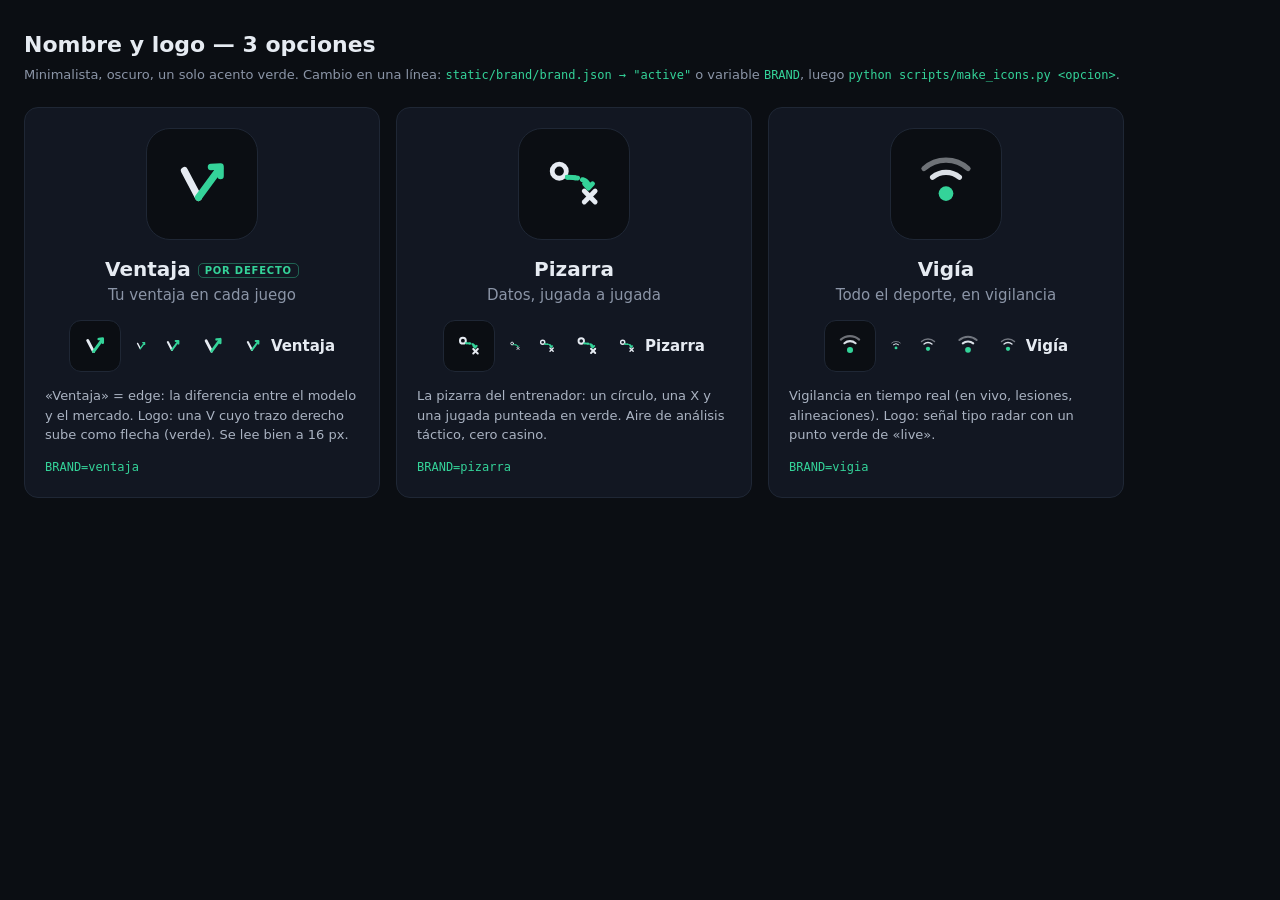
<file: static/brand/options.html>
<!doctype html><html lang="es"><meta charset="utf-8"><meta name="viewport" content="width=device-width,initial-scale=1"><title>Opciones de nombre y logo</title>
<style>*{box-sizing:border-box}body{margin:0;background:#0b0e13;color:#e6ebf2;font:15px/1.5 -apple-system,system-ui,Segoe UI,Roboto,sans-serif;padding:28px 24px}
h1{font-size:22px;margin:0 0 4px}.sub{color:#8b95a7;margin:0 0 22px;font-size:13px}
.grid{display:grid;grid-template-columns:repeat(3,1fr);gap:16px;max-width:1100px}@media(max-width:900px){.grid{grid-template-columns:1fr}}
.opt{background:#121722;border:1px solid #1f2735;border-radius:14px;padding:20px}
.big{width:112px;height:112px;margin:0 auto 14px;background:#0b0e13;border-radius:24px;padding:14px;border:1px solid #1f2735}.big svg,.icon svg,.sm svg{width:100%;height:100%;display:block}
.nm{font-size:20px;font-weight:700;text-align:center}.tag{font-size:10px;letter-spacing:.08em;color:#34d399;border:1px solid #34d39966;border-radius:5px;padding:1px 6px;vertical-align:middle}
.tg{color:#8b95a7;text-align:center;margin-bottom:14px}.row{display:flex;align-items:center;gap:12px;justify-content:center;margin:10px 0 14px;flex-wrap:wrap}
.icon{width:52px;height:52px;border-radius:12px;padding:8px;border:1px solid #1f2735}.sm{display:inline-block}.hd{display:flex;align-items:center;gap:6px}
p{color:#aab3c2;font-size:13px;margin:0 0 10px}code{color:#34d399;font-size:12px}</style>
<h1>Nombre y logo — 3 opciones</h1><p class="sub">Minimalista, oscuro, un solo acento verde. Cambio en una línea: <code>static/brand/brand.json → "active"</code> o variable <code>BRAND</code>, luego <code>python scripts/make_icons.py &lt;opcion&gt;</code>.</p>
<div class="grid"><section class="opt"><div class="big"><svg xmlns="http://www.w3.org/2000/svg" viewBox="0 0 512 512" fill="none" stroke-linecap="round" stroke-linejoin="round"><g stroke-width="44"><path d="M146 172 L234 340" stroke="#e6ebf2"/><path d="M234 340 L366 160" stroke="#34d399"/></g><path d="M312 150 L372 146 L372 206" stroke="#34d399" stroke-width="40"/></svg></div>
<div class="nm">Ventaja <span class="tag">POR DEFECTO</span></div><div class="tg">Tu ventaja en cada juego</div>
<div class="row"><div class="icon" style="background:#0b0e13"><svg xmlns="http://www.w3.org/2000/svg" viewBox="0 0 512 512" fill="none" stroke-linecap="round" stroke-linejoin="round"><g stroke-width="44"><path d="M146 172 L234 340" stroke="#e6ebf2"/><path d="M234 340 L366 160" stroke="#34d399"/></g><path d="M312 150 L372 146 L372 206" stroke="#34d399" stroke-width="40"/></svg></div><span class="sm" style="width:16px;height:16px"><svg xmlns="http://www.w3.org/2000/svg" viewBox="0 0 512 512" fill="none" stroke-linecap="round" stroke-linejoin="round"><g stroke-width="44"><path d="M146 172 L234 340" stroke="#e6ebf2"/><path d="M234 340 L366 160" stroke="#34d399"/></g><path d="M312 150 L372 146 L372 206" stroke="#34d399" stroke-width="40"/></svg></span><span class="sm" style="width:24px;height:24px"><svg xmlns="http://www.w3.org/2000/svg" viewBox="0 0 512 512" fill="none" stroke-linecap="round" stroke-linejoin="round"><g stroke-width="44"><path d="M146 172 L234 340" stroke="#e6ebf2"/><path d="M234 340 L366 160" stroke="#34d399"/></g><path d="M312 150 L372 146 L372 206" stroke="#34d399" stroke-width="40"/></svg></span><span class="sm" style="width:32px;height:32px"><svg xmlns="http://www.w3.org/2000/svg" viewBox="0 0 512 512" fill="none" stroke-linecap="round" stroke-linejoin="round"><g stroke-width="44"><path d="M146 172 L234 340" stroke="#e6ebf2"/><path d="M234 340 L366 160" stroke="#34d399"/></g><path d="M312 150 L372 146 L372 206" stroke="#34d399" stroke-width="40"/></svg></span><div class="hd"><span class="sm" style="width:24px;height:24px"><svg xmlns="http://www.w3.org/2000/svg" viewBox="0 0 512 512" fill="none" stroke-linecap="round" stroke-linejoin="round"><g stroke-width="44"><path d="M146 172 L234 340" stroke="#e6ebf2"/><path d="M234 340 L366 160" stroke="#34d399"/></g><path d="M312 150 L372 146 L372 206" stroke="#34d399" stroke-width="40"/></svg></span><b>Ventaja</b></div></div>
<p>«Ventaja» = edge: la diferencia entre el modelo y el mercado. Logo: una V cuyo trazo derecho sube como flecha (verde). Se lee bien a 16 px.</p><code>BRAND=ventaja</code></section><section class="opt"><div class="big"><svg xmlns="http://www.w3.org/2000/svg" viewBox="0 0 512 512" fill="none" stroke-linecap="round" stroke-linejoin="round"><circle cx="164" cy="176" r="44" stroke="#e6ebf2" stroke-width="30"/><g stroke="#e6ebf2" stroke-width="30"><path d="M320 300 L388 368"/><path d="M388 300 L320 368"/></g><path d="M214 214 C 290 214, 340 232, 346 276" stroke="#34d399" stroke-width="30" stroke-dasharray="2 46"/><path d="M214 214 C 290 214, 340 232, 346 262" stroke="#34d399" stroke-width="30" stroke-dasharray="64 40"/><path d="M322 254 L346 282 L372 254" stroke="#34d399" stroke-width="30"/></svg></div>
<div class="nm">Pizarra </div><div class="tg">Datos, jugada a jugada</div>
<div class="row"><div class="icon" style="background:#0b0e13"><svg xmlns="http://www.w3.org/2000/svg" viewBox="0 0 512 512" fill="none" stroke-linecap="round" stroke-linejoin="round"><circle cx="164" cy="176" r="44" stroke="#e6ebf2" stroke-width="30"/><g stroke="#e6ebf2" stroke-width="30"><path d="M320 300 L388 368"/><path d="M388 300 L320 368"/></g><path d="M214 214 C 290 214, 340 232, 346 276" stroke="#34d399" stroke-width="30" stroke-dasharray="2 46"/><path d="M214 214 C 290 214, 340 232, 346 262" stroke="#34d399" stroke-width="30" stroke-dasharray="64 40"/><path d="M322 254 L346 282 L372 254" stroke="#34d399" stroke-width="30"/></svg></div><span class="sm" style="width:16px;height:16px"><svg xmlns="http://www.w3.org/2000/svg" viewBox="0 0 512 512" fill="none" stroke-linecap="round" stroke-linejoin="round"><circle cx="164" cy="176" r="44" stroke="#e6ebf2" stroke-width="30"/><g stroke="#e6ebf2" stroke-width="30"><path d="M320 300 L388 368"/><path d="M388 300 L320 368"/></g><path d="M214 214 C 290 214, 340 232, 346 276" stroke="#34d399" stroke-width="30" stroke-dasharray="2 46"/><path d="M214 214 C 290 214, 340 232, 346 262" stroke="#34d399" stroke-width="30" stroke-dasharray="64 40"/><path d="M322 254 L346 282 L372 254" stroke="#34d399" stroke-width="30"/></svg></span><span class="sm" style="width:24px;height:24px"><svg xmlns="http://www.w3.org/2000/svg" viewBox="0 0 512 512" fill="none" stroke-linecap="round" stroke-linejoin="round"><circle cx="164" cy="176" r="44" stroke="#e6ebf2" stroke-width="30"/><g stroke="#e6ebf2" stroke-width="30"><path d="M320 300 L388 368"/><path d="M388 300 L320 368"/></g><path d="M214 214 C 290 214, 340 232, 346 276" stroke="#34d399" stroke-width="30" stroke-dasharray="2 46"/><path d="M214 214 C 290 214, 340 232, 346 262" stroke="#34d399" stroke-width="30" stroke-dasharray="64 40"/><path d="M322 254 L346 282 L372 254" stroke="#34d399" stroke-width="30"/></svg></span><span class="sm" style="width:32px;height:32px"><svg xmlns="http://www.w3.org/2000/svg" viewBox="0 0 512 512" fill="none" stroke-linecap="round" stroke-linejoin="round"><circle cx="164" cy="176" r="44" stroke="#e6ebf2" stroke-width="30"/><g stroke="#e6ebf2" stroke-width="30"><path d="M320 300 L388 368"/><path d="M388 300 L320 368"/></g><path d="M214 214 C 290 214, 340 232, 346 276" stroke="#34d399" stroke-width="30" stroke-dasharray="2 46"/><path d="M214 214 C 290 214, 340 232, 346 262" stroke="#34d399" stroke-width="30" stroke-dasharray="64 40"/><path d="M322 254 L346 282 L372 254" stroke="#34d399" stroke-width="30"/></svg></span><div class="hd"><span class="sm" style="width:24px;height:24px"><svg xmlns="http://www.w3.org/2000/svg" viewBox="0 0 512 512" fill="none" stroke-linecap="round" stroke-linejoin="round"><circle cx="164" cy="176" r="44" stroke="#e6ebf2" stroke-width="30"/><g stroke="#e6ebf2" stroke-width="30"><path d="M320 300 L388 368"/><path d="M388 300 L320 368"/></g><path d="M214 214 C 290 214, 340 232, 346 276" stroke="#34d399" stroke-width="30" stroke-dasharray="2 46"/><path d="M214 214 C 290 214, 340 232, 346 262" stroke="#34d399" stroke-width="30" stroke-dasharray="64 40"/><path d="M322 254 L346 282 L372 254" stroke="#34d399" stroke-width="30"/></svg></span><b>Pizarra</b></div></div>
<p>La pizarra del entrenador: un círculo, una X y una jugada punteada en verde. Aire de análisis táctico, cero casino.</p><code>BRAND=pizarra</code></section><section class="opt"><div class="big"><svg xmlns="http://www.w3.org/2000/svg" viewBox="0 0 512 512" fill="none" stroke-linecap="round" stroke-linejoin="round"><g stroke="#e6ebf2" stroke-width="32"><path d="M172 214 A 130 130 0 0 1 340 214" opacity=".95"/><path d="M118 160 A 205 205 0 0 1 394 160" opacity=".45"/></g><circle cx="256" cy="316" r="46" fill="#34d399"/></svg></div>
<div class="nm">Vigía </div><div class="tg">Todo el deporte, en vigilancia</div>
<div class="row"><div class="icon" style="background:#0b0e13"><svg xmlns="http://www.w3.org/2000/svg" viewBox="0 0 512 512" fill="none" stroke-linecap="round" stroke-linejoin="round"><g stroke="#e6ebf2" stroke-width="32"><path d="M172 214 A 130 130 0 0 1 340 214" opacity=".95"/><path d="M118 160 A 205 205 0 0 1 394 160" opacity=".45"/></g><circle cx="256" cy="316" r="46" fill="#34d399"/></svg></div><span class="sm" style="width:16px;height:16px"><svg xmlns="http://www.w3.org/2000/svg" viewBox="0 0 512 512" fill="none" stroke-linecap="round" stroke-linejoin="round"><g stroke="#e6ebf2" stroke-width="32"><path d="M172 214 A 130 130 0 0 1 340 214" opacity=".95"/><path d="M118 160 A 205 205 0 0 1 394 160" opacity=".45"/></g><circle cx="256" cy="316" r="46" fill="#34d399"/></svg></span><span class="sm" style="width:24px;height:24px"><svg xmlns="http://www.w3.org/2000/svg" viewBox="0 0 512 512" fill="none" stroke-linecap="round" stroke-linejoin="round"><g stroke="#e6ebf2" stroke-width="32"><path d="M172 214 A 130 130 0 0 1 340 214" opacity=".95"/><path d="M118 160 A 205 205 0 0 1 394 160" opacity=".45"/></g><circle cx="256" cy="316" r="46" fill="#34d399"/></svg></span><span class="sm" style="width:32px;height:32px"><svg xmlns="http://www.w3.org/2000/svg" viewBox="0 0 512 512" fill="none" stroke-linecap="round" stroke-linejoin="round"><g stroke="#e6ebf2" stroke-width="32"><path d="M172 214 A 130 130 0 0 1 340 214" opacity=".95"/><path d="M118 160 A 205 205 0 0 1 394 160" opacity=".45"/></g><circle cx="256" cy="316" r="46" fill="#34d399"/></svg></span><div class="hd"><span class="sm" style="width:24px;height:24px"><svg xmlns="http://www.w3.org/2000/svg" viewBox="0 0 512 512" fill="none" stroke-linecap="round" stroke-linejoin="round"><g stroke="#e6ebf2" stroke-width="32"><path d="M172 214 A 130 130 0 0 1 340 214" opacity=".95"/><path d="M118 160 A 205 205 0 0 1 394 160" opacity=".45"/></g><circle cx="256" cy="316" r="46" fill="#34d399"/></svg></span><b>Vigía</b></div></div>
<p>Vigilancia en tiempo real (en vivo, lesiones, alineaciones). Logo: señal tipo radar con un punto verde de «live».</p><code>BRAND=vigia</code></section></div></html>
</file>
